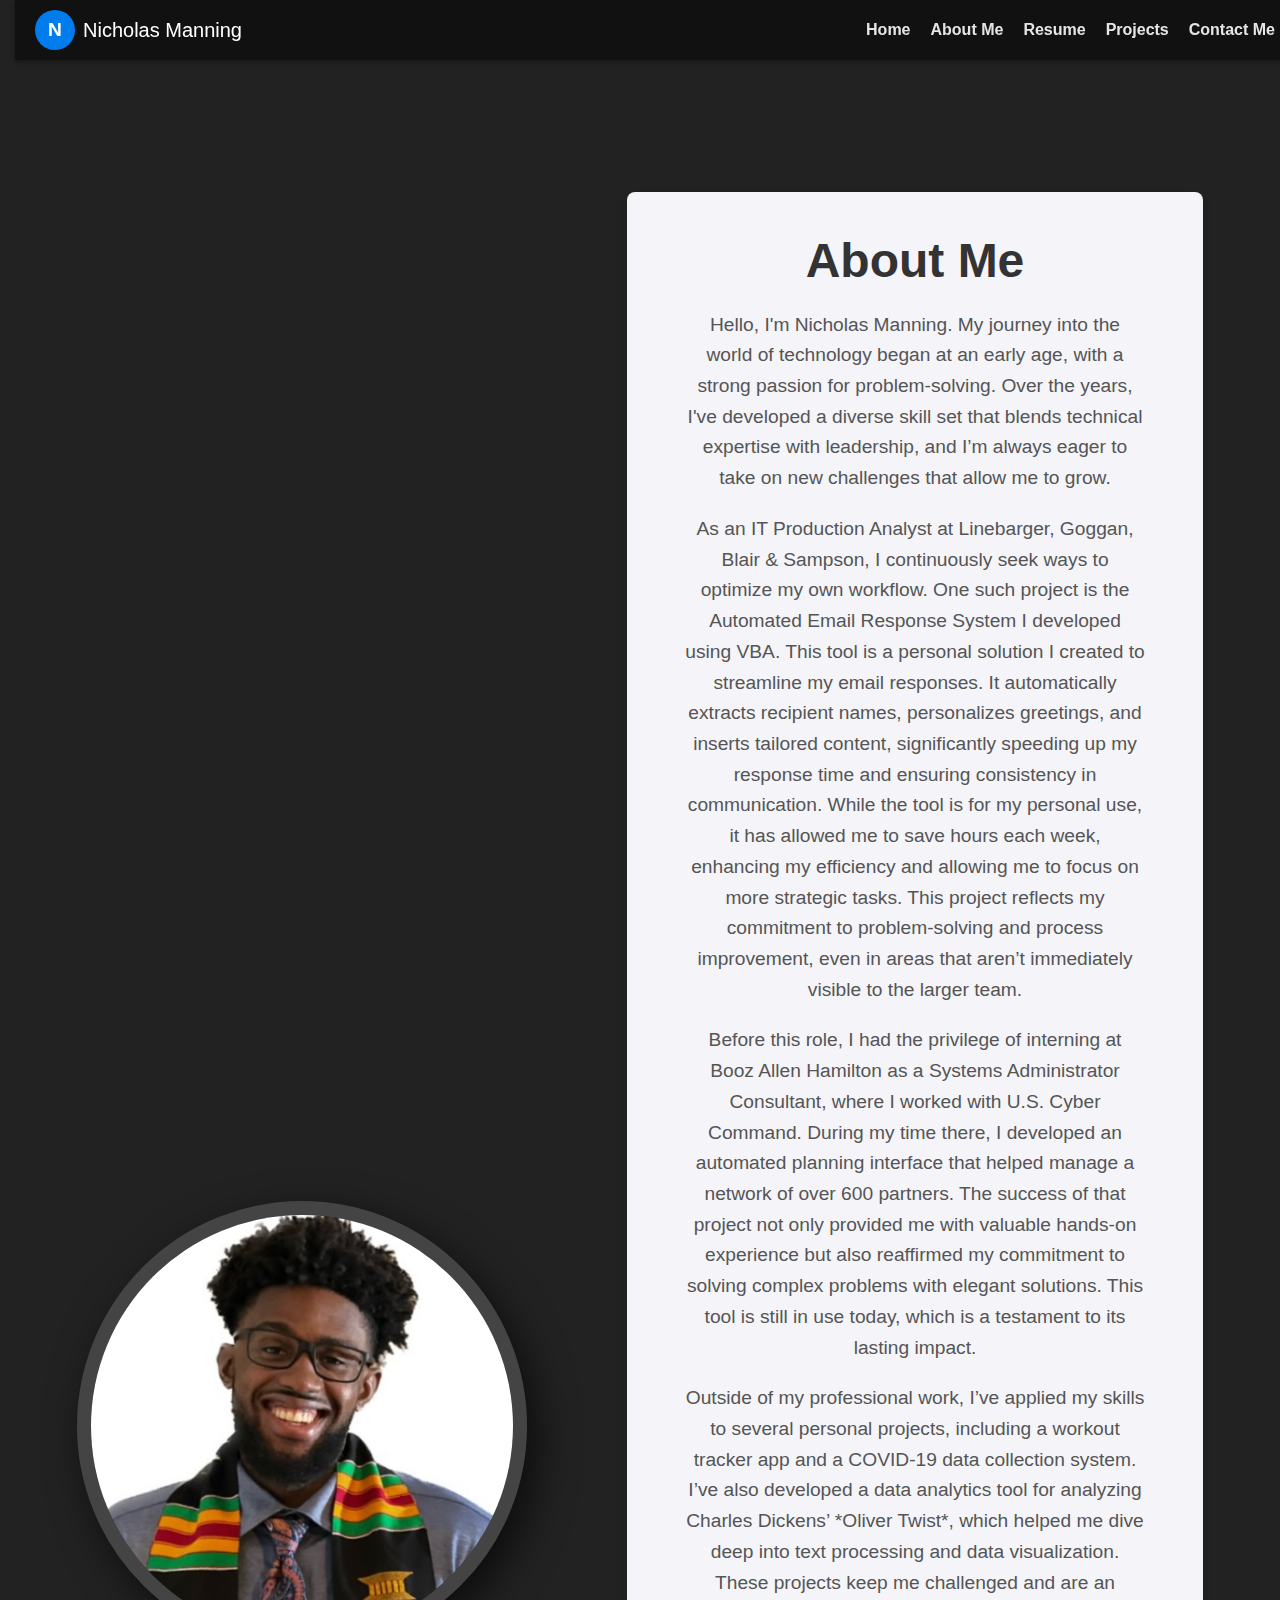
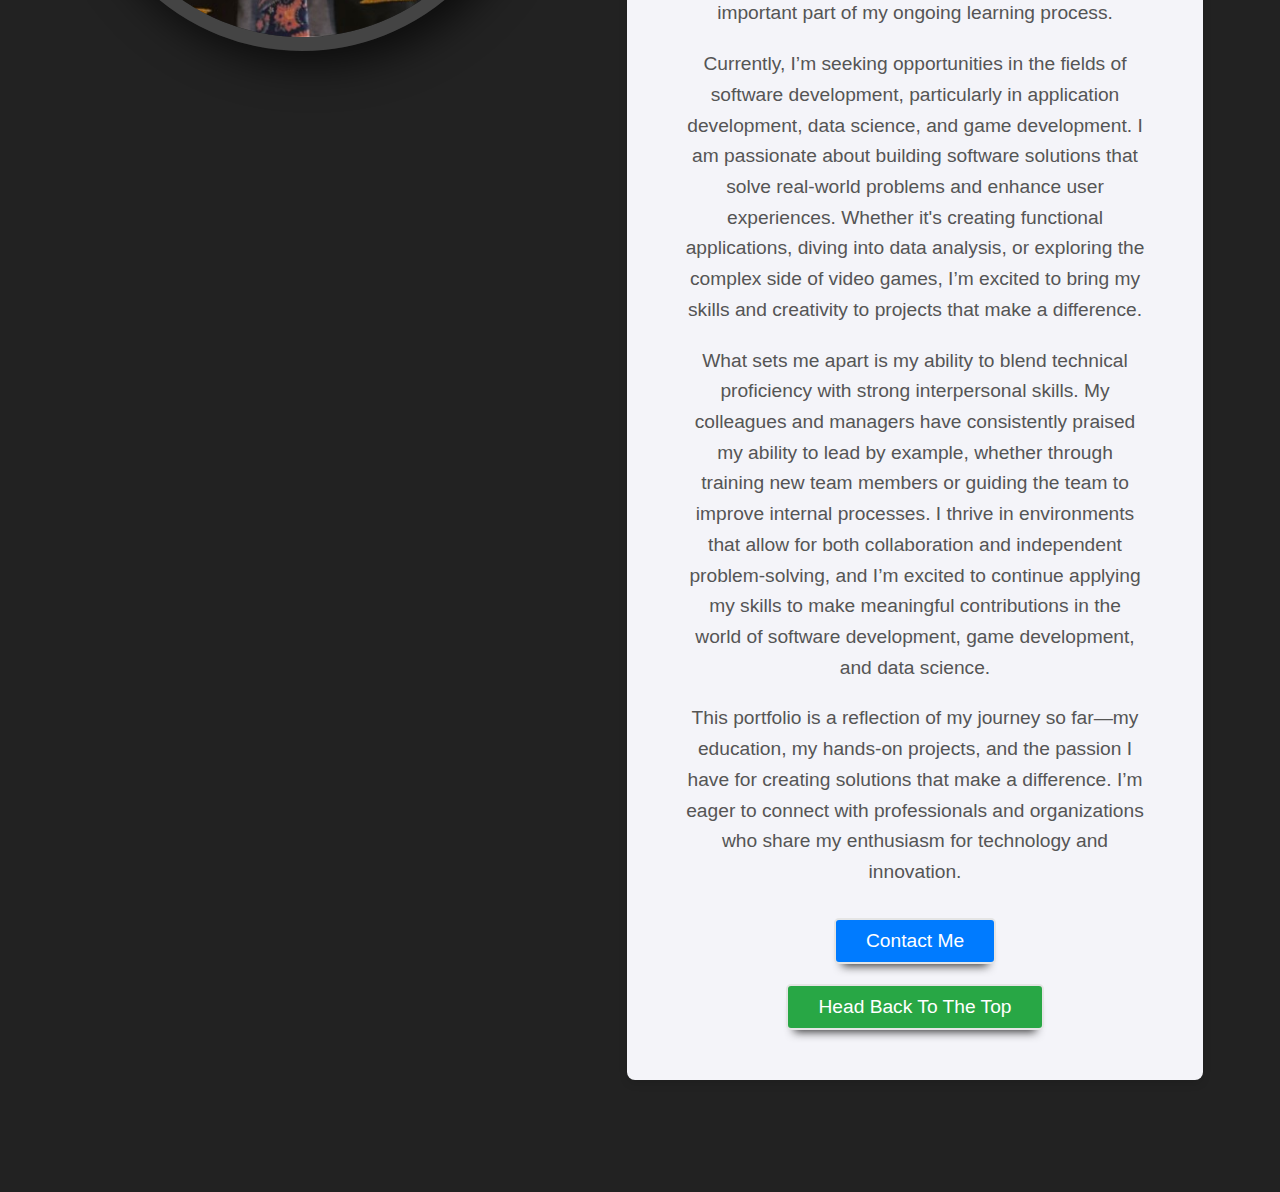
<file: aboutmepage.html>
<!-- about.html -->
<!DOCTYPE html>
<html lang="en">
<head>
    <meta charset="UTF-8">
    <meta name="viewport" content="width=device-width, initial-scale=1.0">
    <title>About Me - Nicholas Manning</title>
    <link rel="stylesheet" href="styles.css">
</head>
<body>
    <div class="my-header">
        <div class="wrapper">
            <header>
                <div class="logo">
                    <div class="logo-icon">N</div>
                    <div class="logo-text">Nicholas Manning</div>
                </div>
                <nav>
                    <div class="togglebtn">
                        <span></span>
                        <span></span>
                        <span></span>
                    </div>
                    <ul class="navlinks">
                        <li><a href="index.html">Home</a></li>
                        <li><a href="aboutmepage.html">About Me</a></li>
                        <li><a href="resumepage.html">Resume</a></li>
                        <li><a href="projectspage.html">Projects</a></li>
                        <li><a href="contactmepage.html">Contact Me</a></li>
                    </ul>
                </nav>
            </header>
        </div>
    </div>
            <div class="container aboutmepage-container">
                <div class="profile-picture">
                    <img src="profile picture.jpg" alt="Profile Picture">
                </div>
                <div class="profile-picture-text">
                    <section class="about-me">
                        <h1>About Me</h1>
                        <p>Hello, I'm Nicholas Manning. My journey into the world of technology began at an early age, with a strong passion for problem-solving. Over the years, I've developed a diverse skill set that blends technical expertise with leadership, and I’m always eager to take on new challenges that allow me to grow.</p>
                      
                        <p>As an IT Production Analyst at Linebarger, Goggan, Blair & Sampson, I continuously seek ways to optimize my own workflow. One such project is the Automated Email Response System I developed using VBA. This tool is a personal solution I created to streamline my email responses. It automatically extracts recipient names, personalizes greetings, and inserts tailored content, significantly speeding up my response time and ensuring consistency in communication. While the tool is for my personal use, it has allowed me to save hours each week, enhancing my efficiency and allowing me to focus on more strategic tasks. This project reflects my commitment to problem-solving and process improvement, even in areas that aren’t immediately visible to the larger team.</p>
                      
                        <p>Before this role, I had the privilege of interning at Booz Allen Hamilton as a Systems Administrator Consultant, where I worked with U.S. Cyber Command. During my time there, I developed an automated planning interface that helped manage a network of over 600 partners. The success of that project not only provided me with valuable hands-on experience but also reaffirmed my commitment to solving complex problems with elegant solutions. This tool is still in use today, which is a testament to its lasting impact.</p>
                      
                        <p>Outside of my professional work, I’ve applied my skills to several personal projects, including a workout tracker app and a COVID-19 data collection system. I’ve also developed a data analytics tool for analyzing Charles Dickens’ *Oliver Twist*, which helped me dive deep into text processing and data visualization. These projects keep me challenged and are an important part of my ongoing learning process.</p>
                      
                        <p>Currently, I’m seeking opportunities in the fields of software development, particularly in application development, data science, and game development. I am passionate about building software solutions that solve real-world problems and enhance user experiences. Whether it's creating functional applications, diving into data analysis, or exploring the complex side of video games, I’m excited to bring my skills and creativity to projects that make a difference.</p>
                      
                        <p>What sets me apart is my ability to blend technical proficiency with strong interpersonal skills. My colleagues and managers have consistently praised my ability to lead by example, whether through training new team members or guiding the team to improve internal processes. I thrive in environments that allow for both collaboration and independent problem-solving, and I’m excited to continue applying my skills to make meaningful contributions in the world of software development, game development, and data science.</p>
                      
                        <p>This portfolio is a reflection of my journey so far—my education, my hands-on projects, and the passion I have for creating solutions that make a difference. I’m eager to connect with professionals and organizations who share my enthusiasm for technology and innovation.</p>
                      
                        <a href="contactmepage.html" class="btn">Contact Me</a>
                        <a href="#" id="back-to-top" class="btn">Head Back To The Top</a>

                      </section>
                                          
                      
                </div>
            </div>
        </div>
    </div>
    <script>
        // Get the toggle button and navlinks
        const togglebtn = document.querySelector('.togglebtn');
        const navlinks = document.querySelector('.navlinks');
    
        // Add click event listener to toggle the nav menu
        togglebtn.addEventListener('click', () => {
            navlinks.classList.toggle('open');
        });
    </script>
    </script>
</body>
</html>
</file>
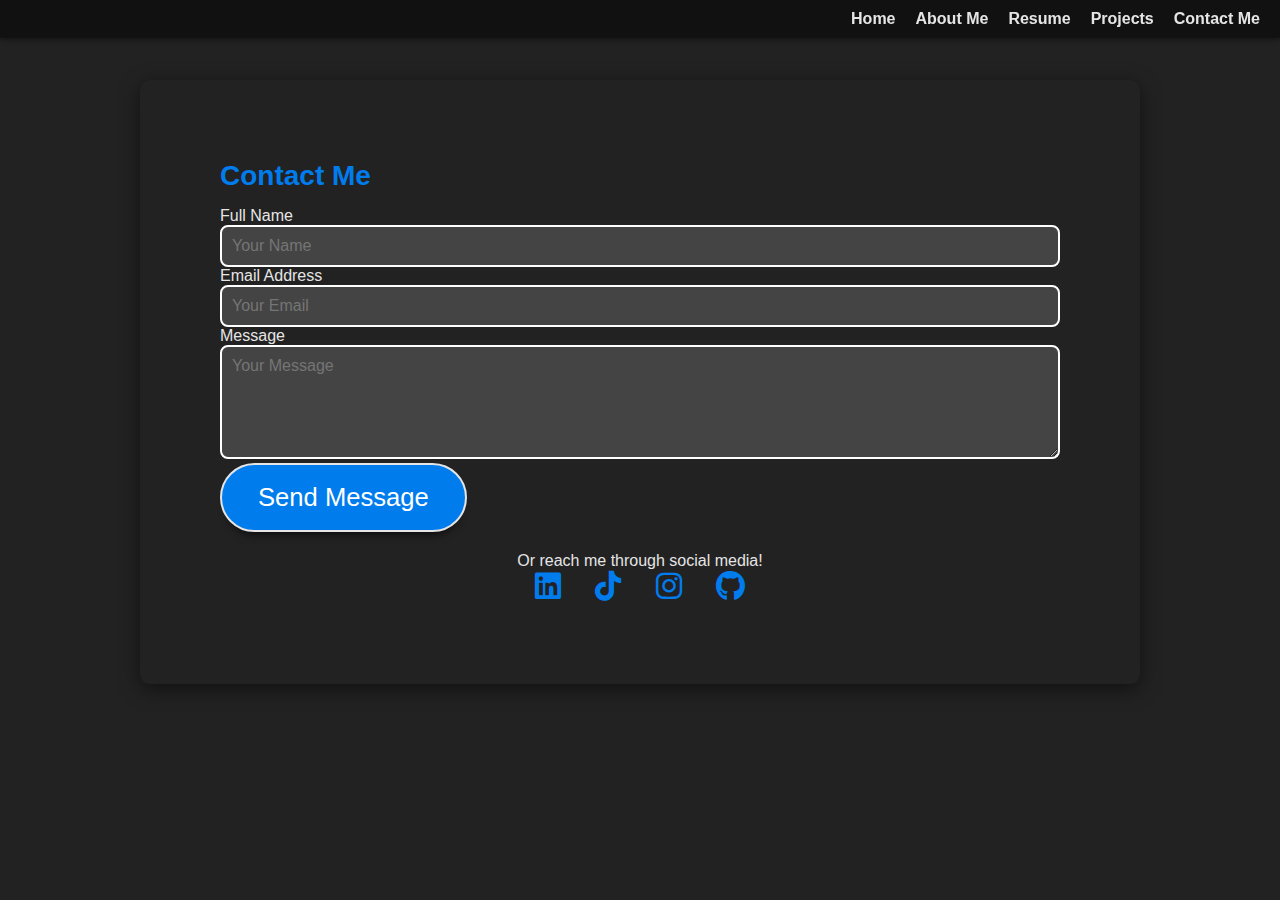
<file: contactmepage.html>
<!DOCTYPE html>
<html lang="en">

<head>
    <meta charset="UTF-8">
    <meta http-equiv="X-UA-Compatible" content="IE=edge">
    <meta name="viewport" content="width=device-width, initial-scale=1.0">
    <title>Contact Me</title>
    <link rel="stylesheet" href="styles.css">
    <!-- Font awesome cdn for social icons -->
    <link rel="stylesheet" href="https://cdnjs.cloudflare.com/ajax/libs/font-awesome/6.7.2/css/all.min.css">
</head>

<body>
    <header>
        <nav>
            <div class="togglebtn">
                <span></span>
                <span></span>
                <span></span>
            </div>
            <ul class="navlinks">
                <li><a href="index.html">Home</a></li>
                <li><a href="aboutmepage.html">About Me</a></li>
                <li><a href="resumepage.html">Resume</a></li>
                <li><a href="projectspage.html">Projects</a></li>
                <li><a href="contactmepage.html">Contact Me</a></li>
            </ul>
        </nav>
    </header>

    <div class="contact-container">
        <h1>Contact Me</h1>

        <form action="https://formsubmit.co/nicholas.d.k.manning@gmail.com" method="POST">
            
            <input type="hidden" name="_next" value="contactmepage.html">

            <div class="form-group">
                <label for="name">Full Name</label>
                <input type="text" id="name" name="name" placeholder="Your Name" required>
            </div>
        
            <div class="form-group">
                <label for="email">Email Address</label>
                <input type="email" id="email" name="email" placeholder="Your Email" required>
            </div>
        
            <div class="form-group">
                <label for="message">Message</label>
                <textarea id="message" name="message" rows="5" placeholder="Your Message" required></textarea>
            </div>
            
        
            <button type="submit" class="btn">Send Message</button>

        </form>

        <div class="social-media">
            <p>Or reach me through social media!</p>
            <a href="https://www.linkedin.com/in/nicholasmanning35/" target="_blank"><i class="fa-brands fa-linkedin"></i></a>
            <a href="https://www.tiktok.com/@nickdkmanning" target="_blank"><i class="fa-brands fa-tiktok"></i></a>
            <a href="https://www.instagram.com/nicholas.d.k.manning/" target="_blank"><i class="fa-brands fa-instagram"></i></a>
            <a href="https://github.com/NicholasDKManning" target="_blank"><i class="fa-brands fa-github"></i></a>
        </div>
    </div>

    <script>
        const toggleBtn = document.querySelector('.togglebtn');
        const navLinks = document.querySelector('.navlinks');

        toggleBtn.addEventListener('click', () => {
            navLinks.classList.toggle('open');
        });
    </script>
</body>

</html>
</file>
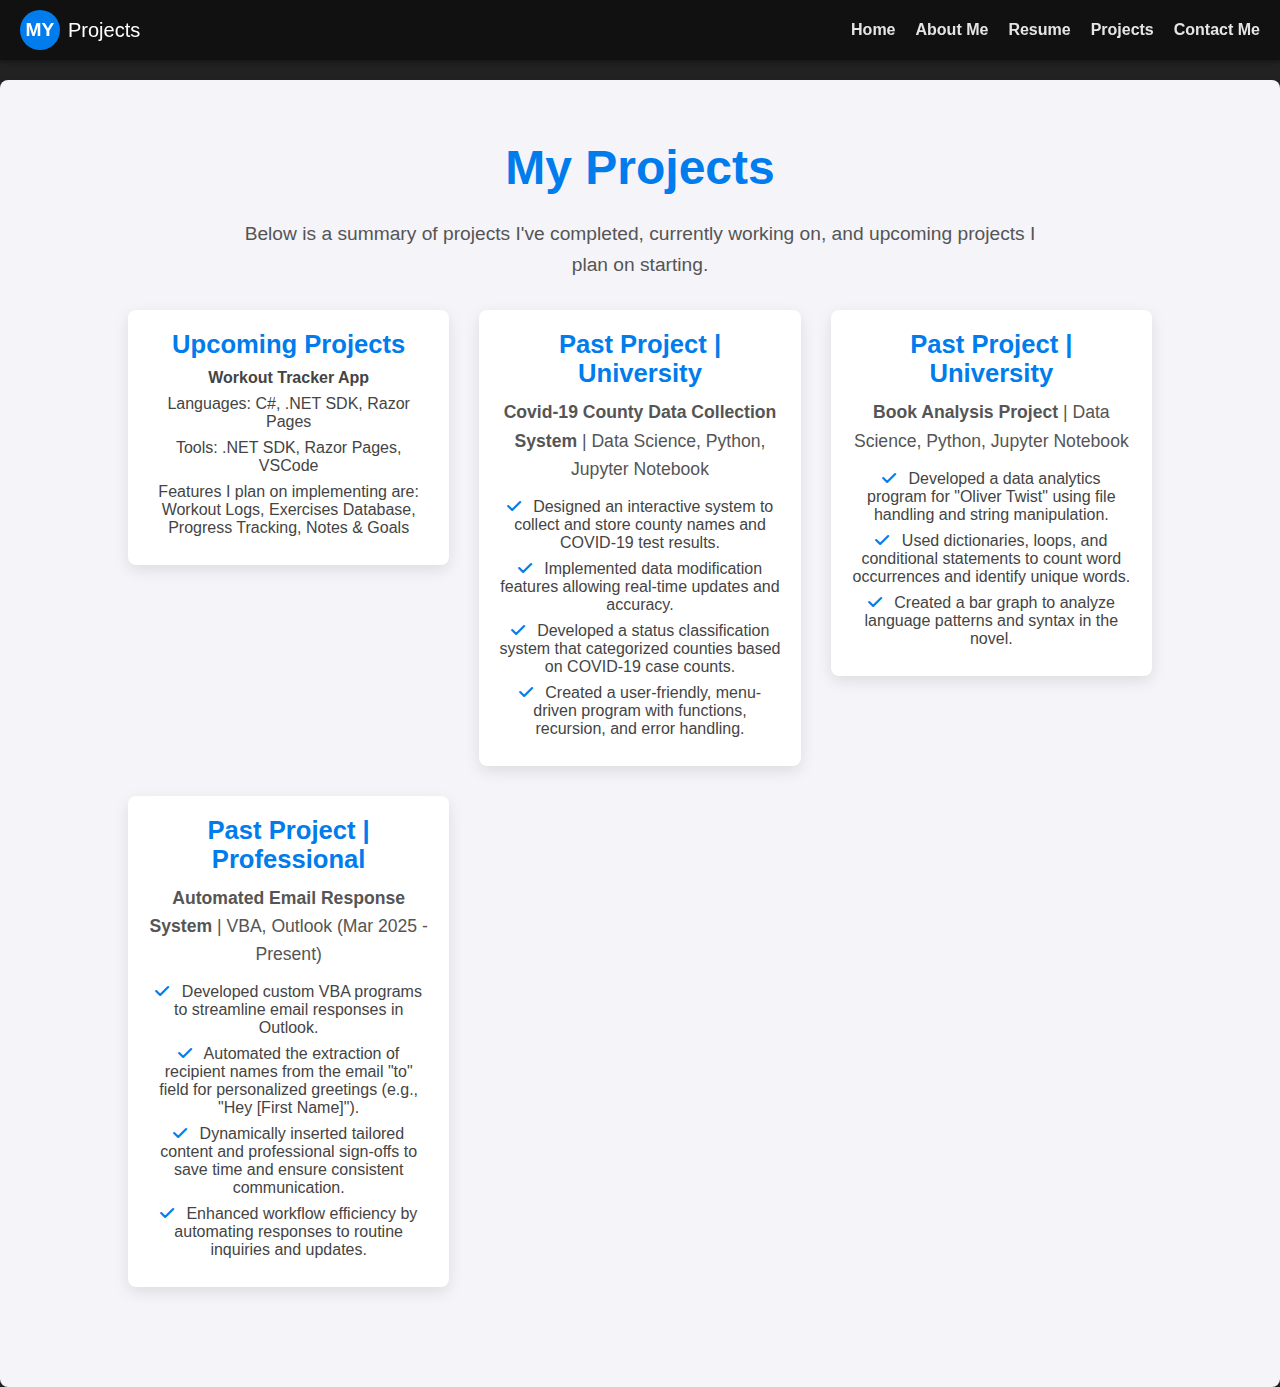
<file: projectspage.html>
<!DOCTYPE html>
<html lang="en">
<head>
  <meta charset="UTF-8" />
  <meta name="viewport" content="width=device-width, initial-scale=1.0"/>
  <title>My Projects</title>
  <link rel="stylesheet" href="styles.css" />
  <link rel="stylesheet" href="https://cdnjs.cloudflare.com/ajax/libs/font-awesome/6.7.2/css/all.min.css" />
</head>

<body>
  <!-- Header -->
  <header>
    <div class="logo">
      <div class="logo-icon">MY</div>
      <div class="logo-text">Projects</div>
    </div>
    <nav>
      <div class="togglebtn">
        <span></span>
        <span></span>
        <span></span>
      </div>
      <ul class="navlinks">
        <li><a href="index.html">Home</a></li>
        <li><a href="aboutmepage.html">About Me</a></li>
        <li><a href="resumepage.html">Resume</a></li>
        <li><a href="projectspage.html">Projects</a></li>
        <li><a href="contactmepage.html">Contact Me</a></li>
      </ul>
    </nav>
  </header>
  <!-- Projects Section-->
   <section class="resume-container">
      <h1>My Projects</h1>

      <!--Projects Content-->
      <p>Below is a summary of projects I've completed, currently working on, and upcoming projects I plan on starting.</p>

      <div class="resume-section">
        <!-- Current Projects Card -->
         <div class="resume-card">
            <h3>Upcoming Projects</h3>
            <ul>
              <strong><li>Workout Tracker App</li></strong>
              <li>Languages: C#, .NET SDK, Razor Pages</li>
              <li>Tools: .NET SDK, Razor Pages, VSCode</li>
              <li>Features I plan on implementing are: Workout Logs, Exercises Database, Progress Tracking, Notes & Goals</li>

            </ul>
         </div>
         <div class="resume-card">
          <h3>Past Project | University</h3>
          
          <!-- Covid-19 County Data Collection System -->
          <p><strong>Covid-19 County Data Collection System</strong> | Data Science, Python, Jupyter Notebook</p>
          <ul>
              <li><i class="fa fa-check"></i> Designed an interactive system to collect and store county names and COVID-19 test results.</li>
              <li><i class="fa fa-check"></i> Implemented data modification features allowing real-time updates and accuracy.</li>
              <li><i class="fa fa-check"></i> Developed a status classification system that categorized counties based on COVID-19 case counts.</li>
              <li><i class="fa fa-check"></i> Created a user-friendly, menu-driven program with functions, recursion, and error handling.</li>
          </ul>
      </div>
      <div class="resume-card">
      <h3>Past Project | University</h3>

      <!-- Book Analysis Project -->
      <p><strong>Book Analysis Project</strong> | Data Science, Python, Jupyter Notebook</p>
      <ul>
          <li><i class="fa fa-check"></i> Developed a data analytics program for "Oliver Twist" using file handling and string manipulation.</li>
          <li><i class="fa fa-check"></i> Used dictionaries, loops, and conditional statements to count word occurrences and identify unique words.</li>
          <li><i class="fa fa-check"></i> Created a bar graph to analyze language patterns and syntax in the novel.</li>
      </ul>
      </div>
      <div class="resume-card">
          <h3>Past Project | Professional</h3>

          <!-- Automated Email Response System -->
          <p><strong>Automated Email Response System</strong> | VBA, Outlook (Mar 2025 - Present)</p>
          <ul>
              <li><i class="fa fa-check"></i> Developed custom VBA programs to streamline email responses in Outlook.</li>
              <li><i class="fa fa-check"></i> Automated the extraction of recipient names from the email "to" field for personalized greetings (e.g., "Hey [First Name]").</li>
              <li><i class="fa fa-check"></i> Dynamically inserted tailored content and professional sign-offs to save time and ensure consistent communication.</li>
              <li><i class="fa fa-check"></i> Enhanced workflow efficiency by automating responses to routine inquiries and updates.</li>
          </ul>
      </div>
      </div>

   </section>
  <script>
    const toggleBtn = document.querySelector('.togglebtn');
    const navLinks = document.querySelector('.navlinks');

    toggleBtn.addEventListener('click', () => {
      navLinks.classList.toggle('open');
    });
  </script>
</body>
</html>
</file>
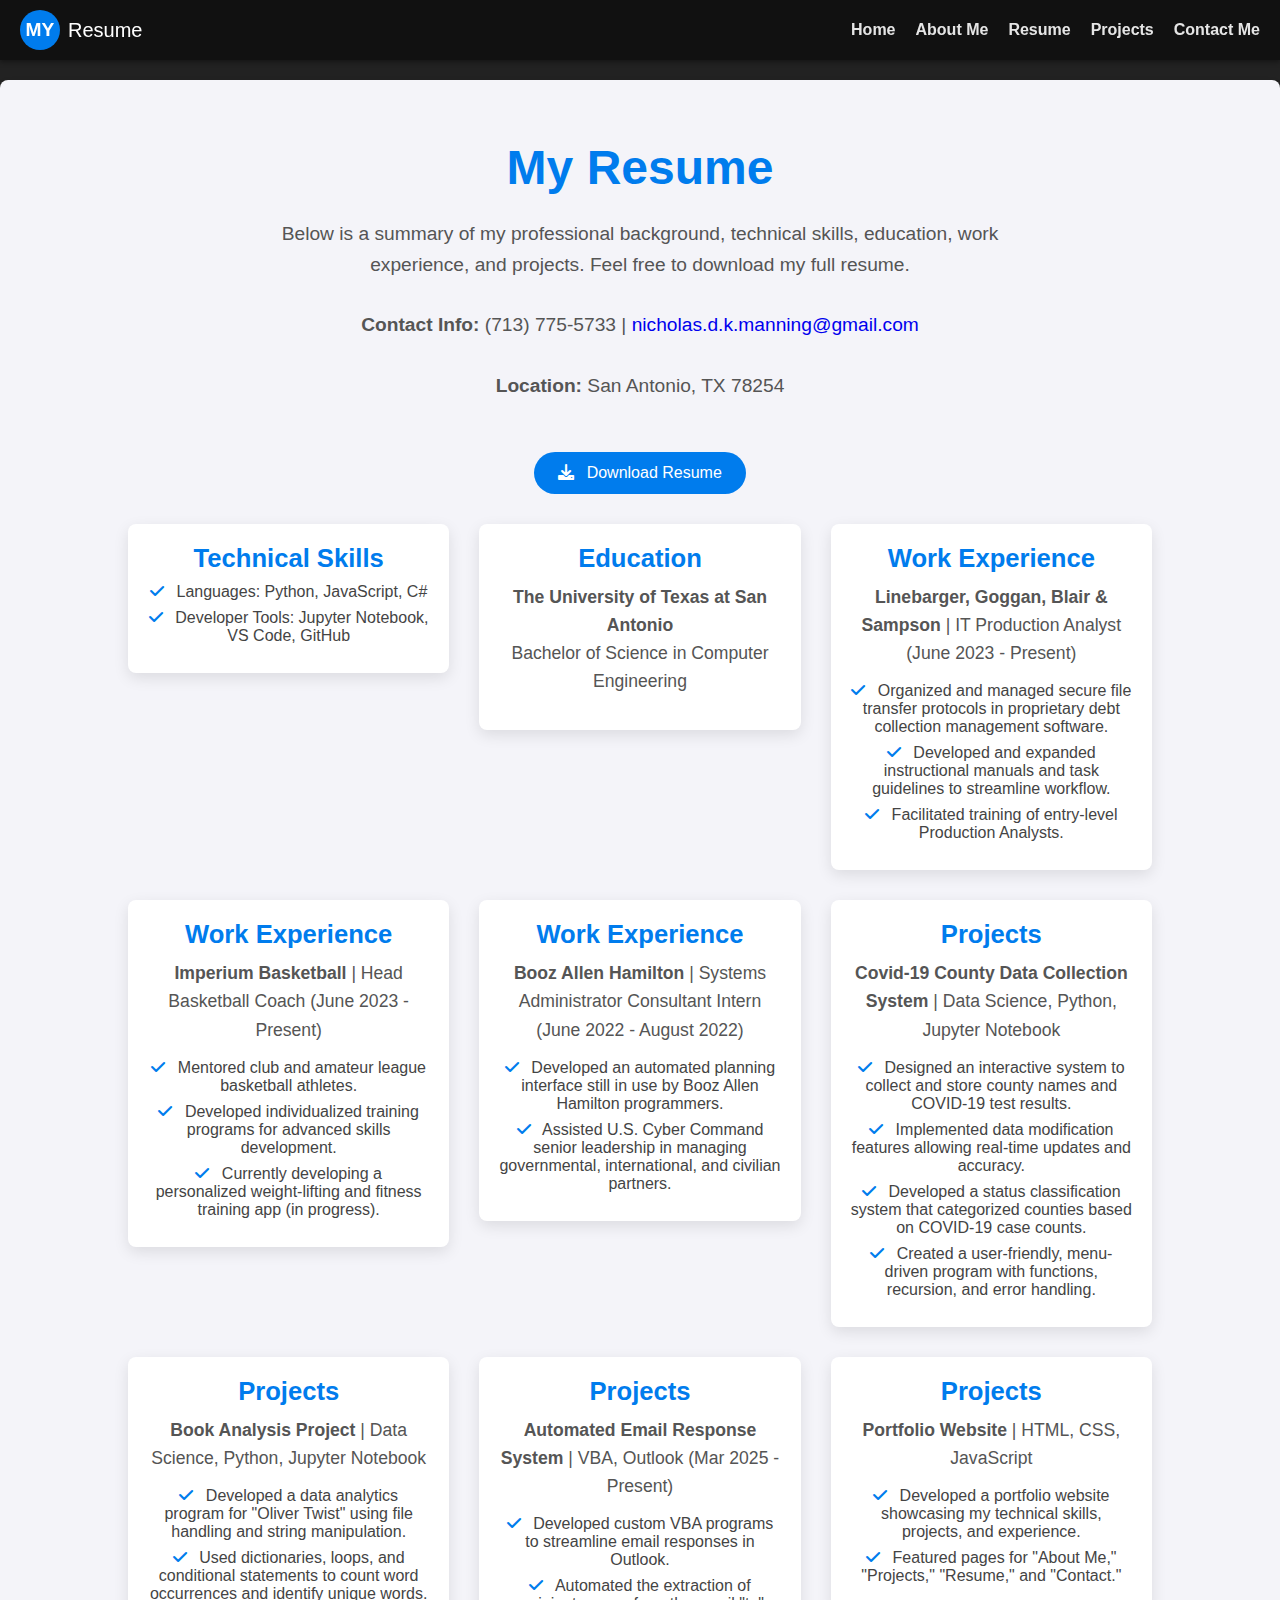
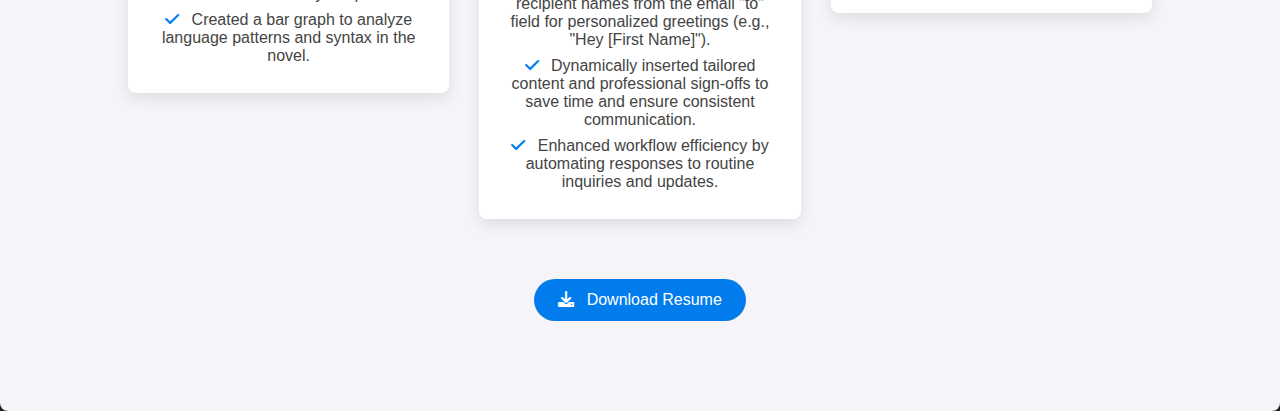
<file: resumepage.html>
<!DOCTYPE html>
<html lang="en">
<head>
    <meta charset="UTF-8">
    <meta name="viewport" content="width=device-width, initial-scale=1.0">
    <title>My Resume</title>
    <!-- Link to External CSS -->
    <link rel="stylesheet" href="styles.css"> <!-- Ensure this links to your CSS file -->
    <!-- Font Awesome for Icons -->
    <link rel="stylesheet" href="https://cdnjs.cloudflare.com/ajax/libs/font-awesome/6.0.0-beta3/css/all.min.css">
</head>
<body>
    <!-- Header Section -->
    <header>
        <div class="logo">
            <div class="logo-icon">MY</div>
            <div class="logo-text">Resume</div>
        </div>
        <nav>
            <div class="togglebtn">
                <span></span>
                <span></span>
                <span></span>
            </div>
            <ul class="navlinks">
                <li><a href="index.html">Home</a></li>
                <li><a href="aboutmepage.html">About Me</a></li>
                <li><a href="resumepage.html">Resume</a></li>
                <li><a href="projectspage.html">Projects</a></li>
                <li><a href="contactmepage.html">Contact Me</a></li>
            </ul>
        </nav>
    </header>

    <!-- Resume Section -->
    <section class="resume-container">
        <h1>My Resume</h1>

        <!-- Resume Content -->
        <p>Below is a summary of my professional background, technical skills, education, work experience, and projects. Feel free to download my full resume.</p>

        <!-- Contact Info on One Line -->
        <div class="contact-location">
            <p><strong>Contact Info:</strong> (713) 775-5733 | <a href="mailto:nicholas.d.k.manning@gmail.com">nicholas.d.k.manning@gmail.com</a></p>
        </div>

        <!-- Location on One Line -->
        <div class="contact-location">
            <p><strong>Location:</strong> San Antonio, TX 78254</p>
        </div>

        <!-- First Download Resume Button -->
        <a href="Resume--Nicholas Manning.pdf" class="download-btn" download>
            <i class="fa fa-download"></i> Download Resume
        </a>

        <!-- Work Experience and Projects -->
        <div class="resume-section">
            <!-- Technical Skills Card -->
            <div class="resume-card">
                <h3>Technical Skills</h3>
                <ul>
                    <li><i class="fa fa-check"></i> Languages: Python, JavaScript, C#</li>
                    <li><i class="fa fa-check"></i> Developer Tools: Jupyter Notebook, VS Code, GitHub</li>
                </ul>
            </div>

            <!-- Education Card -->
            <div class="resume-card">
                <h3>Education</h3>
                <p><strong>The University of Texas at San Antonio</strong><br>Bachelor of Science in Computer Engineering</p>
            </div>

            <!-- Work Experience -->
            <div class="resume-card">
                <h3>Work Experience</h3>
                <p><strong>Linebarger, Goggan, Blair & Sampson</strong> | IT Production Analyst (June 2023 - Present)</p>
                <ul>
                    <li><i class="fa fa-check"></i> Organized and managed secure file transfer protocols in proprietary debt collection management software.</li>
                    <li><i class="fa fa-check"></i> Developed and expanded instructional manuals and task guidelines to streamline workflow.</li>
                    <li><i class="fa fa-check"></i> Facilitated training of entry-level Production Analysts.</li>
                </ul>
            </div>
            <div class="resume-card">
                <h3>Work Experience</h3>
                <p><strong>Imperium Basketball</strong> | Head Basketball Coach (June 2023 - Present)</p>
                <ul>
                    <li><i class="fa fa-check"></i> Mentored club and amateur league basketball athletes.</li>
                    <li><i class="fa fa-check"></i> Developed individualized training programs for advanced skills development.</li>
                    <li><i class="fa fa-check"></i> Currently developing a personalized weight-lifting and fitness training app (in progress).</li>
                </ul>
            </div>
            <div class="resume-card">
                <h3>Work Experience</h3>
                <p><strong>Booz Allen Hamilton</strong> | Systems Administrator Consultant Intern (June 2022 - August 2022)</p>
                <ul>
                    <li><i class="fa fa-check"></i> Developed an automated planning interface still in use by Booz Allen Hamilton programmers.</li>
                    <li><i class="fa fa-check"></i> Assisted U.S. Cyber Command senior leadership in managing governmental, international, and civilian partners.</li>
                </ul>
            </div>

            <!-- Projects -->
            <div class="resume-card">
                <h3>Projects</h3>
                
                <!-- Covid-19 County Data Collection System -->
                <p><strong>Covid-19 County Data Collection System</strong> | Data Science, Python, Jupyter Notebook</p>
                <ul>
                    <li><i class="fa fa-check"></i> Designed an interactive system to collect and store county names and COVID-19 test results.</li>
                    <li><i class="fa fa-check"></i> Implemented data modification features allowing real-time updates and accuracy.</li>
                    <li><i class="fa fa-check"></i> Developed a status classification system that categorized counties based on COVID-19 case counts.</li>
                    <li><i class="fa fa-check"></i> Created a user-friendly, menu-driven program with functions, recursion, and error handling.</li>
                </ul>
            </div>
            <div class="resume-card">
            <h3>Projects</h3>

            <!-- Book Analysis Project -->
            <p><strong>Book Analysis Project</strong> | Data Science, Python, Jupyter Notebook</p>
            <ul>
                <li><i class="fa fa-check"></i> Developed a data analytics program for "Oliver Twist" using file handling and string manipulation.</li>
                <li><i class="fa fa-check"></i> Used dictionaries, loops, and conditional statements to count word occurrences and identify unique words.</li>
                <li><i class="fa fa-check"></i> Created a bar graph to analyze language patterns and syntax in the novel.</li>
            </ul>
            </div>
            <div class="resume-card">
                <h3>Projects</h3>

                <!-- Automated Email Response System -->
                <p><strong>Automated Email Response System</strong> | VBA, Outlook (Mar 2025 - Present)</p>
                <ul>
                    <li><i class="fa fa-check"></i> Developed custom VBA programs to streamline email responses in Outlook.</li>
                    <li><i class="fa fa-check"></i> Automated the extraction of recipient names from the email "to" field for personalized greetings (e.g., "Hey [First Name]").</li>
                    <li><i class="fa fa-check"></i> Dynamically inserted tailored content and professional sign-offs to save time and ensure consistent communication.</li>
                    <li><i class="fa fa-check"></i> Enhanced workflow efficiency by automating responses to routine inquiries and updates.</li>
                </ul>
            </div>
            <div class="resume-card">
            <h3>Projects</h3>
            
            <!-- Portfolio Website -->
            <p><strong>Portfolio Website</strong> | HTML, CSS, JavaScript</p>
            <ul>
                <li><i class="fa fa-check"></i> Developed a portfolio website showcasing my technical skills, projects, and experience.</li>
                <li><i class="fa fa-check"></i> Featured pages for "About Me," "Projects," "Resume," and "Contact."</li>
            </ul>
            </div>
        </div>

        <!-- Second Download Resume Button -->
        <a href="Resume--Nicholas Manning.pdf" class="download-btn" download>
            <i class="fa fa-download"></i> Download Resume
        </a>
    </section>

    <!-- Footer Section -->
    <footer>
    </footer>
    <script>
        const toggleBtn = document.querySelector('.togglebtn');
        const navLinks = document.querySelector('.navlinks');

        toggleBtn.addEventListener('click', () => {
            navLinks.classList.toggle('open');
        });
    </script>
</body>
</html>
</file>
<file: styles.css>
/* General Reset */
* {
    box-sizing: border-box;
    margin: 0;
    padding: 0;
    font-family: Poppins, sans-serif;
    text-decoration: none;
}

/* Wrapper */
.wrapper {
    max-width: 100%;
    margin: 0 auto;
    padding: 0 15px;
    width: 100%;
    overflow: visible;
}

/* Header */
.my-header {
    width: 100%;
    overflow: hidden;
}
header {
    overflow: visible;
    position: fixed;
    display: flex;
    top: 0;
    width: 100%;
    background-color: #111;
    color: white;
    justify-content: space-between;
    align-items: center;
    padding: 10px 20px;
    z-index: 999;
    box-shadow: 0 2px 5px rgba(0, 0, 0, 0.4);
    flex-wrap: wrap;
}
body {
    overflow-x: hidden;
    width: 100%;
    background: #222;
    color: #e5e5e5;
    padding-top: 80px;
}

.navlinks {
    display: flex;
    flex-wrap: wrap; /* ✅ allows items to wrap on small screens */
    gap: 1rem; /* ✅ adds spacing between nav items */
    list-style: none;
    margin: 0;
    padding: 0;
    overflow: visible;
    max-width: 100%;
    flex-shrink: 0;
}

.navlinks a {
    color: white;
    text-decoration: none;
    font-weight: bold;
    max-width: 100%;
    text-overflow: ellipsis;
    flex-grow: 1;
    white-space: nowrap;
}
.navlinks li a{
    white-space: nowrap;
}


/* Logo */
.logo {
    display: flex;
    align-items: center;
    flex-shrink: 0;
}

.logo-icon {
    display: flex;
    justify-content: center;
    align-items: center;
    height: 40px;
    width: 40px;
    background-color: #007ced;
    border-radius: 50%;
    color: #fff;
    font-size: 1.2rem;
    font-weight: bold;
    margin-right: 8px;
}

.logo .logo-text {
    font-size: 20px;
    font-weight: 500;
    color: #fff;
}

/* Navigation */
nav {
    flex: 1;
    display: flex;
    flex-wrap: nowrap;
    justify-content: center;
    min-width: 0;
    overflow: visible;
    position: relative;
}

nav .togglebtn {
    position: fixed;
    z-index: 1000;
    display: none;
    width: 35px;
    height: 50px;
    position: absolute;
    top: 30px;
    right: 30px;
    cursor: pointer;
}

nav .togglebtn span {
    display: block;
    background-color: #007ced;
    margin: 6px 0;
    width: 100%;
    height: 3px;
    transition: 0.3s;
}

nav .navlinks {
    list-style: none;
    display: flex;
    gap: 20px;
    margin-left: auto;
    justify-content: flex-end;
}

nav .navlinks a {
    color: #e5e5e5;
    font-size: 1rem;
}

/* Responsive Navigation */
@media (max-width: 768px) {
    nav .togglebtn {
        display: block;
    }

    nav .navlinks {
        position: fixed;
        top: 0;
        right: -100%;
        width: 75%;
        height: 100%;
        background: #222;
        display: flex;
        flex-direction: column;
        align-items: center;
        justify-content: center;
        gap: 20px;
        transition: right 0.4s ease-in-out;
    }

    nav .navlinks.open {
        right: 0;
    }

    nav .navlinks a {
        font-size: 1.2rem;
    }
}

/* Hero Section */
.container {
    display: flex;
    justify-content: center;
    align-items: center;
    flex-direction: column;
    flex-wrap: wrap;
    padding-top: 2rem;
    text-align: center;
}

/* Profile Picture */
.profile-picture {
    width: 200px;
    height: 200px;
    border-radius: 50%;
    overflow: hidden;
    border: 10px solid #444;
    box-shadow: 5px 7px 25px rgba(0, 0, 0, 0.5);
    margin-bottom: 20px;
    transition: all 0.3s ease-in-out;
}

.profile-picture img {
    width: 100%;
    height: 100%;
    object-fit: cover;
    transition: transform 0.5s;
}

.profile-picture img:hover {
    transform: scale(1.1);
}

/* Profile Text */
.profile-picture-text {
    max-width: 90%;
    text-align: center;
}

.profile-picture-text h1 {
    color: #007ced;
    font-size: 2rem;
}

.profile-picture-text span {
    color: #007ced;
    font-size: 1rem;
}

.profile-picture-text p {
    font-size: 1rem;
}

/* Buttons */
.btn-group {
    margin: 30px 0;
    display: flex;
    flex-direction: column;
    gap: 15px;
}

.btn {
    padding: 12px 20px;
    border-radius: 25px;
    border: 2px solid #e5e5e5;
    color: white;
    background-color: #007ced;
    box-shadow: 0 10px 10px -8px rgba(0, 0, 0, 0.78);
    transition: 0.3s;
    text-align: center;
}

.btn:hover {
    background-color: #005bb5;
}
.social-media {
    text-align: center;
    margin-top: 20px;
}

.social-media a {
    color: #007ced;
    font-size: 30px;
    margin: 0 15px;
}

.social-media a:hover {
    color: white;
}

.btn.active {
    border-color: #007ced;
}

/* Social Icons */
.profile-picture-text .social {
    display: flex;
    justify-content: center;
    gap: 15px;
}

.profile-picture-text .social i {
    font-size: 28px;
    transition: transform 0.5s, color 0.5s;
}

.profile-picture-text .social i:hover {
    color: #007ced;
    transform: rotate(360deg);
}

/* Contact Page */
.contact-container {
    max-width: 1000px;
    margin: 0 auto;
    padding: 80px;
    background-color: #222;
    border-radius: 10px;
    box-shadow: 0 5px 20px rgba(0, 0, 0, 0.5);
}

.contact-container h1 {
    color: #007ced;
    font-size: 28px;
    margin-bottom: 15px;
}

/* Form */
.form-group input,
.form-group textarea {
    width: 100%;
    padding: 10px;
    font-size: 16px;
    background-color: #444;
    border: 2px solid white;
    border-radius: 8px;
}

/* Adjustments for smaller devices */
@media (max-width: 480px) {
    .logo-text {
        font-size: 18px;
    }

    .profile-picture {
        width: 200px;
        height: 200px;
        border: 8px solid #444;
    }

    .profile-picture-text h1 {
        font-size: 1.8rem;
    }

    .btn {
        font-size: 0.9rem;
        padding: 10px 18px;
    }

    .profile-picture-text .social i {
        font-size: 24px;
    }
}

/* Large Screen Optimization: Layout Shift for profile picture and the text */
@media (min-width: 1024px) {
    .container {
        display: flex;
        flex-direction: row;
        align-items: center;
        justify-content: space-between;
        padding: 7rem 6%;
        gap: 100px;
        text-align: left;
    }

    .profile-picture {
        width: 450px;
        height: 450px;
        flex-shrink: 0;
        border: 14px solid #444;
        box-shadow: 10px 14px 40px rgba(0, 0, 0, 0.65);
    }

    .profile-picture-text {
        display: flex;
        flex-direction: column;
        align-items: flex-start;
        justify-content: center;
        max-width: 100%;
        flex: 1;
    }

    .profile-picture-text h1 {
        font-size: 5rem;
        line-height: 1.2;
        margin-bottom: 1.5rem;
    }

    .profile-picture-text h1 span {
        font-size: inherit;
        color: #007ced;
    }

    .profile-picture-text span {
        font-size: 2.4rem;
        margin-bottom: 1rem;
    }

    .profile-picture-text p {
        font-size: 2rem;
        line-height: 1.7;
        margin-bottom: 2rem;
        max-width: 850px;
    }

    .btn-group {
        display: flex;
        flex-direction: row;
        justify-content: flex-start;
        align-items: center;
        gap: 40px;
        margin-bottom: 40px;
        width: 100%;
    }

    .btn {
        font-size: 1.6rem;
        padding: 18px 36px;
        border-radius: 35px;
    }

    .profile-picture-text .social {
        display: flex;
        justify-content: flex-start;
        align-items: center;
        gap: 30px;
        margin-top: 10px;
    }

    .profile-picture-text .social i {
        font-size: 44px;
    }
}

.intro {
    padding: 4rem 10%;
    text-align: center;
    background-color: #222;
    color: #e5e5e5;
}

.intro h1 {
    font-size: 3rem;
    color: #007ced;
    margin-bottom: 1.5rem;
}

.intro p {
    font-size: 1.4rem;
    line-height: 1.7;
    max-width: 800px;
    margin: 0 auto 2rem;
}

.intro .btn {
    padding: 15px 30px;
    border-radius: 25px;
    background-color: #007ced;
    color: white;
    text-decoration: none;
    font-size: 1.2rem;
    transition: background-color 0.3s;
}

.intro .btn:hover {
    background-color: #005bb5;
}

/* About Me Section */
.about-me {
    padding: 40px 10%;
    text-align: center;
    background-color: #f4f4f9;
    border-radius: 8px;
    box-shadow: 0 4px 8px rgba(0, 0, 0, 0.1);
    position: relative;
}

.about-me h1 {
    font-size: 3rem;
    color: #333;
    margin-bottom: 20px;
}

.about-me p {
    font-size: 1.2rem;
    color: #555;
    line-height: 1.6;
    margin-bottom: 20px;
    max-width: 800px;
    margin-left: auto;
    margin-right: auto;
}

.about-me .btn {
    display: inline-block;
    background-color: #007bff;
    color: white;
    padding: 10px 30px;
    font-size: 1.2rem;
    text-decoration: none;
    border-radius: 5px;
    margin-top: 20px;
    transition: background-color 0.3s;
    margin: 10px;
}

.about-me .btn:hover {
    background-color: #0056b3;
}

.about-me .btn:focus {
    outline: none;
}

.about-me .btn-container {
    display: flex;
    justify-content: center;
    gap: 20px;
    margin-top: 20px;
}

#back-to-top {
    background-color: #28a745;
}

#back-to-top:hover {
    background-color: #218838;
}

@media (max-width: 768px) {
    .about-me {
        padding: 20px 5%;
    }

    .about-me h1 {
        font-size: 2.5rem;
    }

    .about-me p {
        font-size: 1rem;
    }
}
/* Resume Section */
.resume-container {
    padding: 60px 10%;
    background-color: #f4f4f9;
    text-align: center;
    color: #333;
    box-shadow: 0 4px 8px rgba(0, 0, 0, 0.1);
    border-radius: 8px;
}

.resume-container h1 {
    font-size: 3rem;
    color: #007ced;
    margin-bottom: 1.5rem;
}

.resume-container p {
    font-size: 1.2rem;
    line-height: 1.6;
    color: #555;
    margin-bottom: 30px;
    max-width: 800px;
    margin-left: auto;
    margin-right: auto;
}

.resume-section {
    display: grid;
    grid-template-columns: repeat(auto-fill, minmax(300px, 1fr));
    gap: 30px;
    margin-bottom: 40px;
    align-items: start;
}

.resume-card {
    background-color: #fff;
    padding: 20px;
    border-radius: 8px;
    box-shadow: 0 5px 15px rgba(0, 0, 0, 0.1);
    transition: all 0.3s ease-in-out;
    width: 100%;
    max-width: 400px;
    margin: 0 auto;
    height: auto;
    display: flex;
    flex-direction: column;
    justify-content: flex-start;
}

.resume-card:hover {
    transform: translateY(-5px);
    box-shadow: 0 8px 25px rgba(0, 0, 0, 0.15);
}

.resume-card h3 {
    font-size: 1.6rem;
    color: #007ced;
    margin-bottom: 10px;
    width: 100%;
    max-width: 400px;
}

.resume-card p {
    font-size: 1.1rem;
    color: #555;        
    margin-bottom: 15px;
}

.resume-card ul {
    list-style-type: none;
    padding: 0;
}

.resume-card ul li {
    font-size: 1rem;
    color: #444;
    margin-bottom: 8px;
}

.resume-card ul li i {
    color: #007ced;
    margin-right: 8px;
}

.download-btn {
    padding: 12px 24px;
    background-color: #007ced;
    color: white;
    text-decoration: none;
    border-radius: 25px;
    font-size: 1rem;
    text-align: center;
    display: inline-block;
    margin-top: 20px;
    margin-bottom: 30px;
    transition: background-color 0.3s;
}

.download-btn:hover {
    background-color: #005bb5;
}

.download-btn i {
    margin-right: 8px;
}

/* Responsive Design */
@media (max-width: 768px) {
    .resume-container {
        padding: 40px 5%;
    }

    .resume-container h1 {
        font-size: 2.5rem;
    }

    .resume-section {
        grid-template-columns: 1fr;
    }

    .resume-card h3 {
        font-size: 1.4rem;
    }

    .resume-card p {
        font-size: 1rem;
    }

    .download-btn {
        font-size: 0.9rem;
        padding: 10px 20px;
    }
}
</file>
